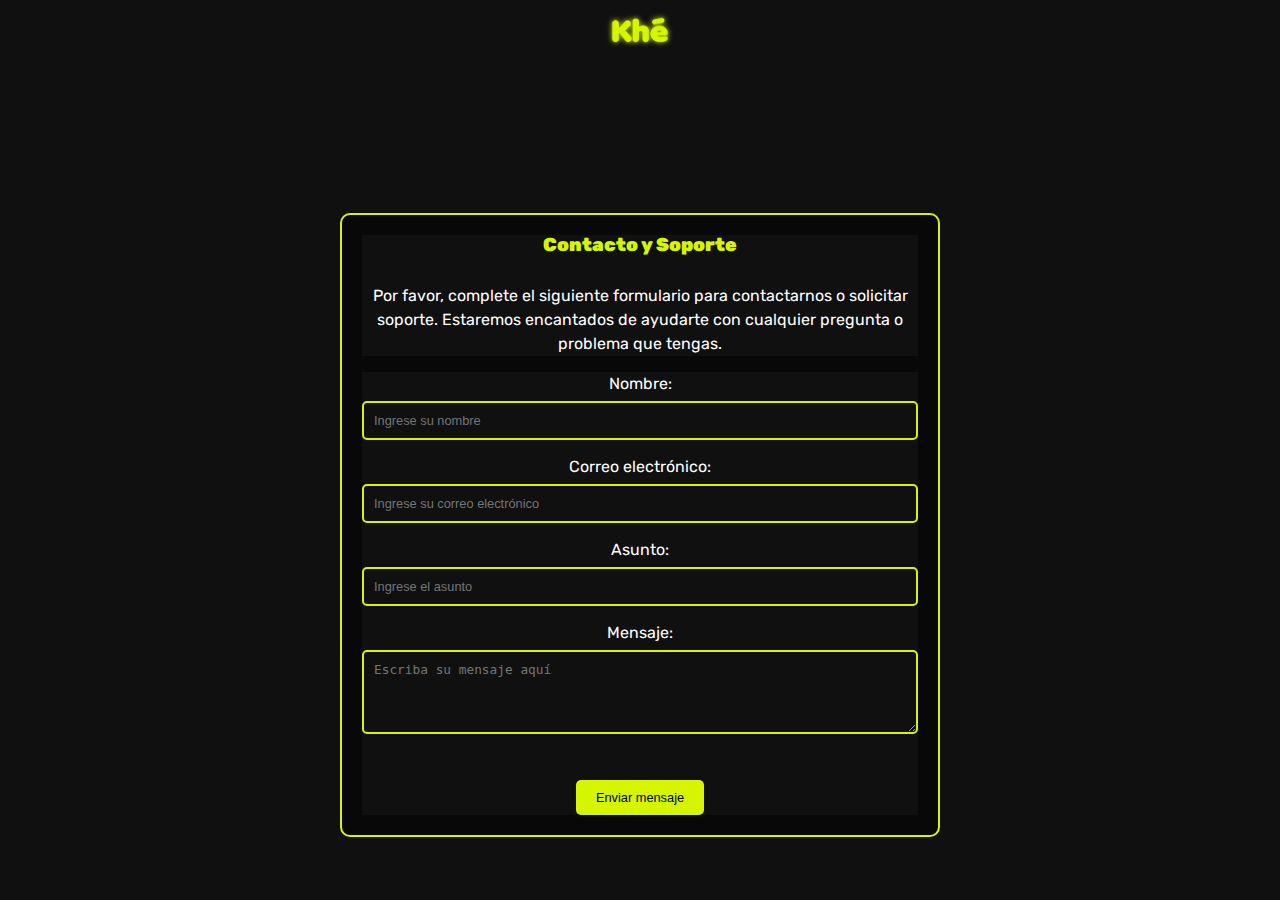
<file: contact_and_support.html>
<!DOCTYPE html>
<html lang="es">

<head>
    <meta charset="UTF-8" />
    <link rel="icon" href="./imgs/khe_icon.ico" type="image/x-icon">
    <meta name="viewport" content="width=device-width, initial-scale=1.0" />
    <link rel="stylesheet" href="./style.css" />
    <style>
        body {
            display: flex;
            justify-content: center;
            align-items: center;
            height: 100vh;
            margin: 0;
            color: white;
        }

        .form-container {
            width: 80%;
            max-width: 600px;
            padding: 20px;
            border: 2px solid #D5F600;
            border-radius: 10px;
            background-color: rgba(0, 0, 0, 0.5);
        }

        form {
            text-align: center;
        }

        input[type="text"],
        input[type="email"],
        textarea {
            width: 100%;
            padding: 10px;
            margin-top: 5px;
            margin-bottom: 15px;
            border: 2px solid #D5F600;
            border-radius: 5px;
            box-sizing: border-box;
            color: white;
            background-color: transparent;
        }

        input[type="submit"] {
            background-color: #D5F600;
            color: #000;
            padding: 10px 20px;
            border: none;
            border-radius: 5px;
            cursor: pointer;
            transition: background-color 0.3s ease;
        }

        input[type="submit"]:hover {
            background-color: #B3CC57;
        }
    </style>
    <title>Khé - Contacto y Soporte</title>
</head>

<body>
    <nav class="nav">
        <div class="nav__container container">
            <div>
                <a href="/">
                    <img style="width: 70px;" loading="lazy" src="./imgs/khe_app_logo.png" alt="Khé App Logo" />
                </a>
            </div>
        </div>
    </nav>


    <div style="margin-top: 150px;" class="form-container">
        <center>
            <h3 style="color: #D5F600;">Contacto y Soporte</h3><br>
        </center>
        <center>
            <p>Por favor, complete el siguiente formulario para contactarnos o solicitar soporte. Estaremos encantados de ayudarte con cualquier pregunta o problema que tengas.</p>
        </center>
        <form id="contactForm" action="mailto:developers.kheapp@gmail.com?subject=Consulta%20o%20solicitud%20de%20soporte"
            method="post" enctype="text/plain">
            <label for="name">Nombre:</label><br>
            <input style="font-size: 0.8em;" type="text" id="name" name="name" placeholder="Ingrese su nombre" required><br>
            <label for="email">Correo electrónico:</label><br>
            <input style="font-size: 0.8em;" type="email" id="email" name="email" placeholder="Ingrese su correo electrónico" required><br>
            <label for="subject">Asunto:</label><br>
            <input style="font-size: 0.8em;" type="text" id="subject" name="subject" placeholder="Ingrese el asunto" required><br>
            <label for="message">Mensaje:</label><br>
            <textarea style="font-size: 0.8em;" id="message" name="message" rows="4" placeholder="Escriba su mensaje aquí"
                required></textarea><br><br>
            <input style="font-size: 0.8em;" type="submit" value="Enviar mensaje" onclick="return confirm('¿Estás seguro de enviar este mensaje?')">
        </form>
    </div>
</body>
</html>
</file>
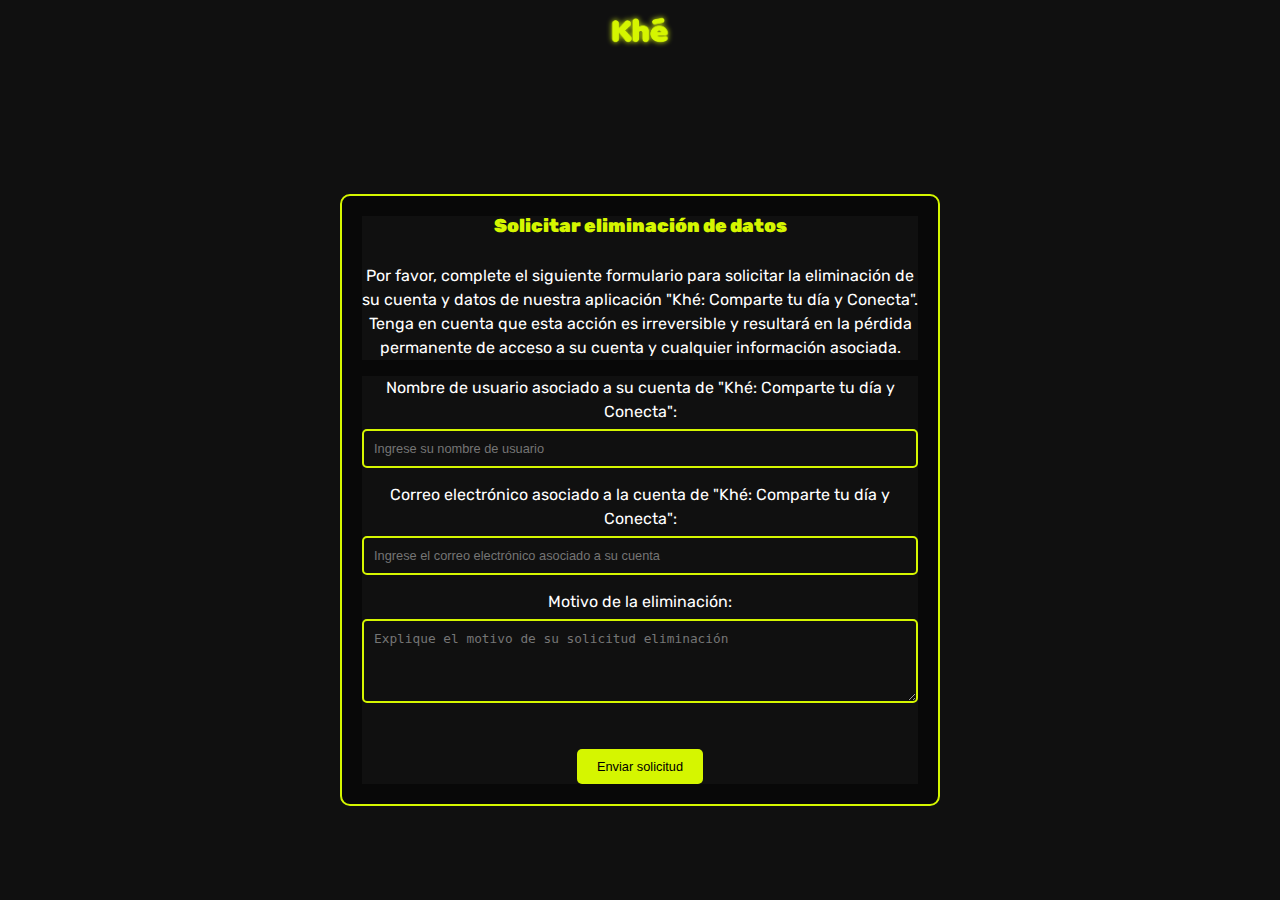
<file: delete_my_data.html>
<!DOCTYPE html>
<html lang="es">

<head>
    <meta charset="UTF-8" />
    <link rel="icon" href="./imgs/khe_icon.ico" type="image/x-icon">
    <meta name="viewport" content="width=device-width, initial-scale=1.0" />
    <link rel="stylesheet" href="./style.css" />
    <style>
        body {
            display: flex;
            justify-content: center;
            align-items: center;
            height: 100vh;
            margin: 0;
            color: white;
            /* Color del texto */
        }

        .form-container {
            width: 80%;
            max-width: 600px;
            padding: 20px;
            border: 2px solid #D5F600;
            border-radius: 10px;
            background-color: rgba(0, 0, 0, 0.5);
            /* Fondo semitransparente */
        }

        form {
            text-align: center;
        }

        input[type="text"],
        input[type="email"],
        textarea {
            width: 100%;
            padding: 10px;
            margin-top: 5px;
            margin-bottom: 15px;
            border: 2px solid #D5F600;
            border-radius: 5px;
            box-sizing: border-box;
            color: white;
            /* Color del texto */
            background-color: transparent;
            /* Fondo transparente */
        }

        input[type="submit"] {
            background-color: #D5F600;
            color: #000;
            padding: 10px 20px;
            border: none;
            border-radius: 5px;
            cursor: pointer;
            transition: background-color 0.3s ease;
        }

        input[type="submit"]:hover {
            background-color: #B3CC57;
        }
    </style>
    <title>Khé - Comparte tu día a día</title>
</head>

<body>
    <nav class="nav">
        <div class="nav__container container">
            <div>
                <a href="/">
                    <img style="width: 70px;" loading="lazy" src="./imgs/khe_app_logo.png" alt="Khé App Logo" />
                </a>
            </div>
        </div>
    </nav>


    <div style="margin-top: 100px;" class="form-container">
        <center>
            <h3 style="color: #D5F600;">Solicitar eliminación de datos</h3><br>
        </center>
        <center>
            <p>Por favor, complete el siguiente formulario para solicitar la eliminación de su cuenta y datos de nuestra
                aplicación "Khé: Comparte tu día y Conecta". Tenga en cuenta que esta acción es irreversible y resultará en la pérdida permanente de acceso a
                su cuenta y cualquier información asociada.
            </p>
        </center>
        <form id="deleteForm" action="mailto:developers.kheapp@gmail.com?subject=Solicitud%20de%20eliminación%20de%20cuenta%20y%20datos%20asociados"
            method="post" enctype="text/plain">
            <label for="name">Nombre de usuario asociado a su cuenta de "Khé: Comparte tu día y Conecta": </label><br>
            <input style="font-size: 0.8em;" type="text" id="username" name="username" placeholder="Ingrese su nombre de usuario" required><br>
            <label for="email">Correo electrónico asociado a la cuenta de "Khé: Comparte tu día y Conecta": </label><br>
            <input style="font-size: 0.8em;" type="email" id="email" name="email" placeholder="Ingrese el correo electrónico asociado a su cuenta" required><br>
            <label for="reason">Motivo de la eliminación:</label><br>
            <textarea style="font-size: 0.8em;" id="reason" name="reason" rows="4" placeholder="Explique el motivo de su solicitud eliminación"
                required></textarea><br><br>
            <input style="font-size: 0.8em;" type="submit" value="Enviar solicitud" onclick="return confirm('¿Estás seguro de realizar esta acción?')">
        </form>
    </div>
</body>
</html>
</file>
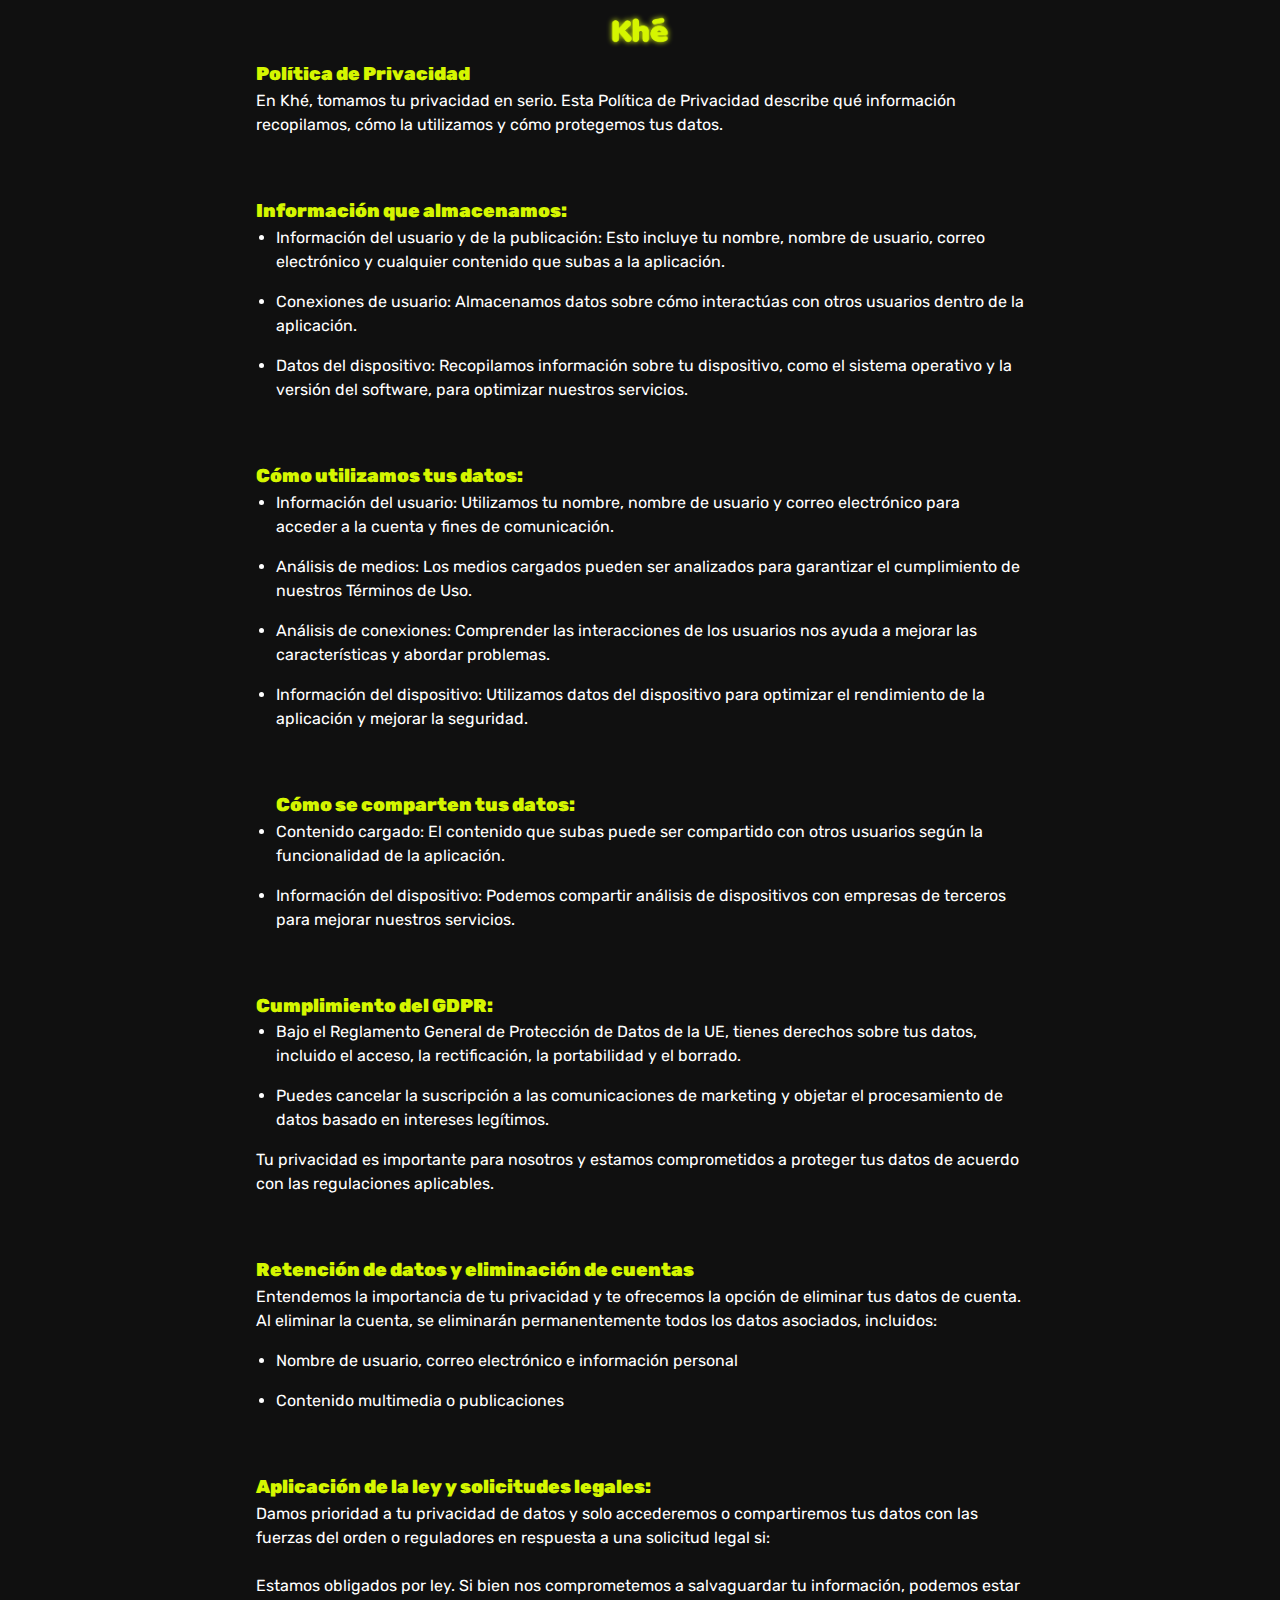
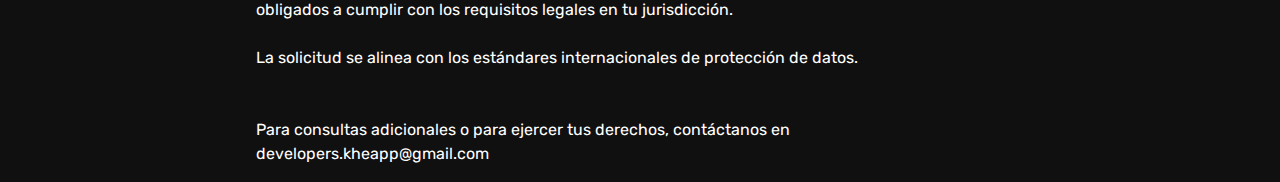
<file: privacy_policy.html>
<!DOCTYPE html>
<html lang="es">

<head>
    <meta charset="UTF-8" />
    <link rel="icon" href="./imgs/khe_icon.ico" type="image/x-icon">
    <meta name="viewport" content="width=device-width, initial-scale=1.0" />
    <link rel="stylesheet" href="./style.css" />
    <link href="https://unpkg.com/aos@2.3.1/dist/aos.css" rel="stylesheet" />
    <title>Khé - Comparte tu día y conecta</title>
</head>

<body>
    <nav class="nav">
        <div class="nav__container container">
            <div>
                <a href="/">
                    <img style="width: 70px;" loading="lazy" src="./imgs/khe_app_logo.png" alt="Logotipo de Khé App" />
                </a>
            </div>

        </div>

    </nav>
    <header style="margin-left: 20%; margin-right:20%;" class="header-title">
        <h3 style="margin-left: -20px;" class="header__heading-text">Política de Privacidad</h3>
        <p>En Khé, tomamos tu privacidad en serio. Esta Política de Privacidad describe qué información recopilamos, cómo la utilizamos
            y cómo protegemos tus datos.</p>
        <br><br>
        <h3 style="margin-left: -20px;" class="header__heading-text">Información que almacenamos:</h2>
            <ul style="padding-left: 20px;">
                <li>Información del usuario y de la publicación: Esto incluye tu nombre, nombre de usuario, correo electrónico y cualquier contenido
                    que subas a la aplicación.</li>
                <li>Conexiones de usuario: Almacenamos datos sobre cómo interactúas con otros usuarios dentro de la aplicación.</li>
                <li>Datos del dispositivo: Recopilamos información sobre tu dispositivo, como el sistema operativo y la versión del software,
                    para optimizar nuestros servicios.</li>
            </ul>
            <br><br>
            <h3 style="margin-left: -20px;" class="header__heading-text">Cómo utilizamos tus datos:</h2>
                <ul style="padding-left: 20px;">
                    <li>Información del usuario: Utilizamos tu nombre, nombre de usuario y correo electrónico para acceder a la cuenta y fines de comunicación.</li>
                    <li>Análisis de medios: Los medios cargados pueden ser analizados para garantizar el cumplimiento de nuestros Términos de Uso.</li>
                    <li>Análisis de conexiones: Comprender las interacciones de los usuarios nos ayuda a mejorar las características y abordar
                        problemas.</li>
                    <li>Información del dispositivo: Utilizamos datos del dispositivo para optimizar el rendimiento de la aplicación y mejorar la seguridad.</li>
                </ul>
                <br><br>
                <h3 class="header__heading-text">Cómo se comparten tus datos:</h2>
                    <ul style="padding-left: 20px;">
                        <li>Contenido cargado: El contenido que subas puede ser compartido con otros usuarios según la funcionalidad de la aplicación.</li>
                        <li>Información del dispositivo: Podemos compartir análisis de dispositivos con empresas de terceros para mejorar nuestros servicios.</li>
                    </ul>
                    <br><br>
                    <h3 style="margin-left: -20px;" class="header__heading-text">Cumplimiento del GDPR:</h2>
                        <ul style="padding-left: 20px;">
                            <li>Bajo el Reglamento General de Protección de Datos de la UE, tienes derechos sobre tus datos, incluido el acceso, la rectificación, la portabilidad y el borrado.</li>
                            <li>Puedes cancelar la suscripción a las comunicaciones de marketing y objetar el procesamiento de datos basado en intereses legítimos.</li>
                        </ul>

                        <p>Tu privacidad es importante para nosotros y estamos comprometidos a proteger tus datos de acuerdo con las regulaciones aplicables.</p>
                        <br><br>
                        <h3 style="margin-left: -20px;" class="header__heading-text">Retención de datos y eliminación de cuentas</h2>
                            <p>Entendemos la importancia de tu privacidad y te ofrecemos la opción de eliminar tus datos de cuenta. Al eliminar la cuenta, se eliminarán permanentemente todos los datos asociados, incluidos:</p>
                            <ul style="padding-left: 20px;">
                                <li>Nombre de usuario, correo electrónico e información personal</li>
                                <li>Contenido multimedia o publicaciones</li>
                            </ul>
                            <br><br>
                            <h3 style="margin-left: -20px;"  class="header__heading-text">Aplicación de la ley y solicitudes legales:</h2>
                            <p>Damos prioridad a tu privacidad de datos y solo accederemos o compartiremos tus datos con las fuerzas del orden o reguladores en respuesta a una solicitud legal si:<br><br>
                                Estamos obligados por ley. Si bien nos comprometemos a salvaguardar tu información, podemos estar obligados a cumplir con los requisitos legales en tu jurisdicción.<br><br>
                                La solicitud se alinea con los estándares internacionales de protección de datos.<br><br><br>
                                
                                Para consultas adicionales o para ejercer tus derechos, contáctanos en developers.kheapp@gmail.com
                                </p>

                        </header>




</body>

</html>
</file>
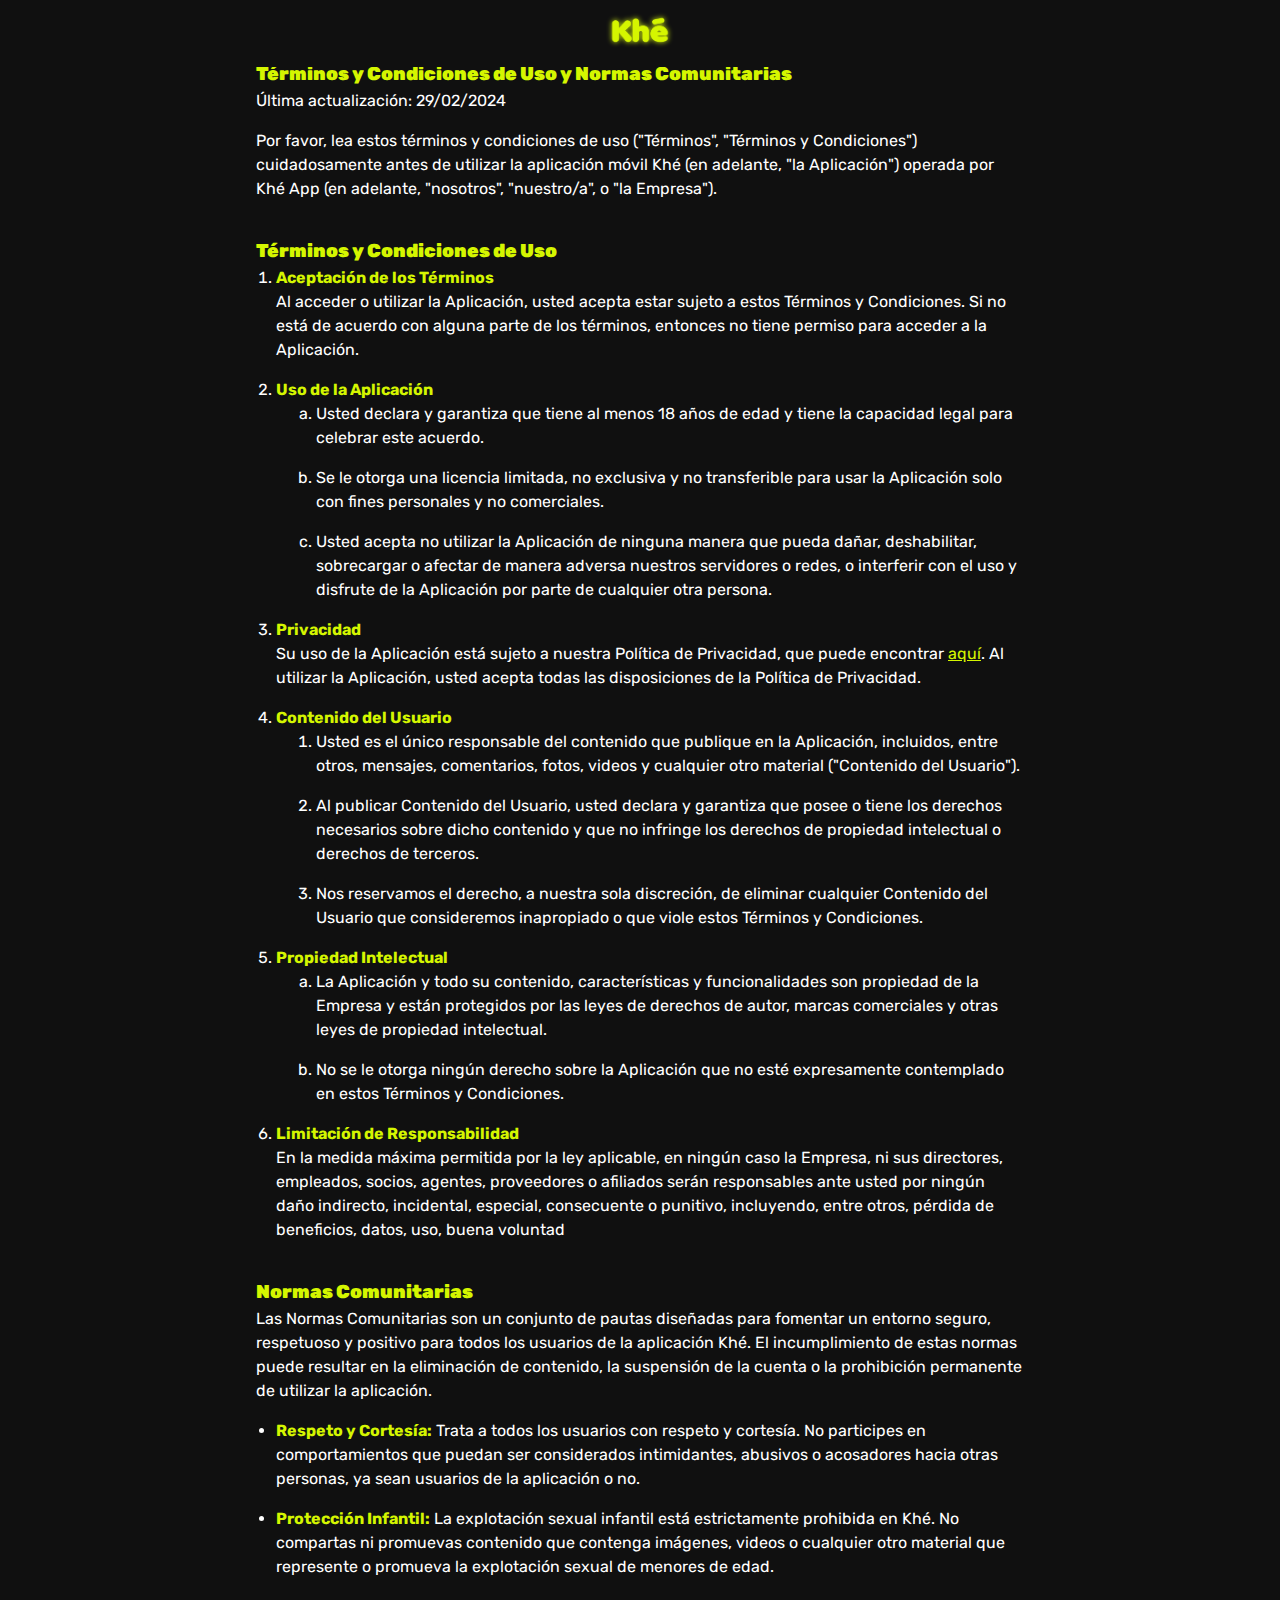
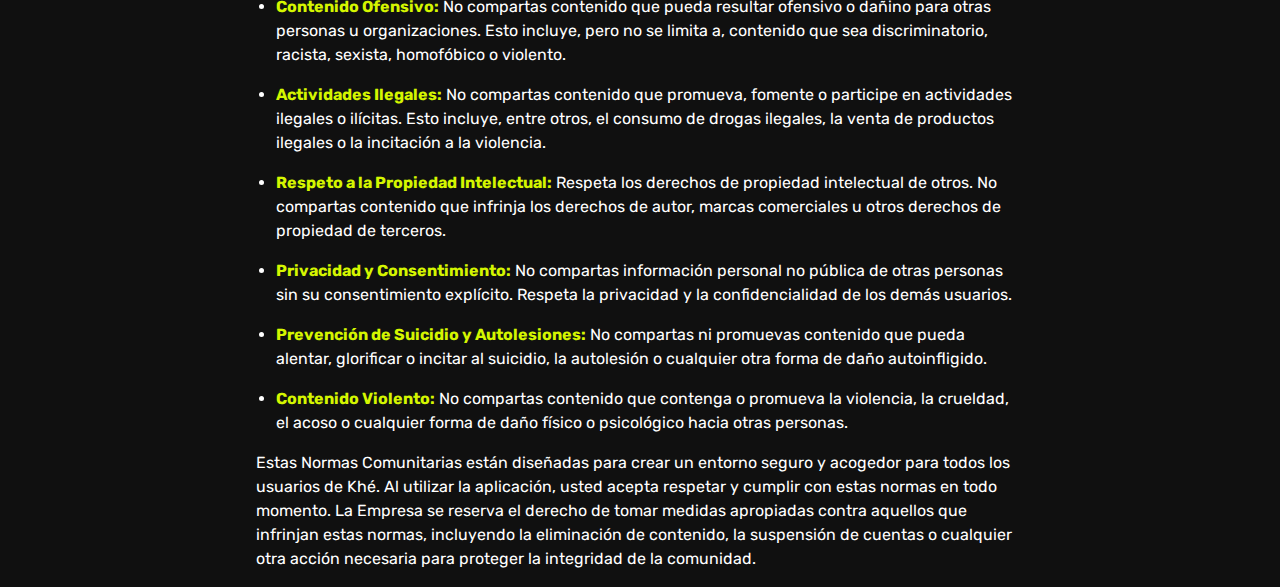
<file: terms_conditions.html>
<!DOCTYPE html>
<html lang="es">

<head>
    <meta charset="UTF-8" />
    <link rel="icon" href="./imgs/khe_icon.ico" type="image/x-icon">
    <meta name="viewport" content="width=device-width, initial-scale=1.0" />
    <link rel="stylesheet" href="./style.css" />
    <link href="https://unpkg.com/aos@2.3.1/dist/aos.css" rel="stylesheet" />
    <title>Khé - Comparte tu día y conecta</title>
</head>

<body>
    <nav class="nav">
        <div class="nav__container container">
            <div>
                <a href="/">
                    <img style="width: 70px;" loading="lazy" src="./imgs/khe_app_logo.png" alt="Khé App Logo" />
                </a>
            </div>

        </div>

    </nav>
    <header style="margin-left: 20%; margin-right:20%;" class="header-title">
        <h3 style="margin-left: -20px;" class="header__heading-text" style="color: #D5F600;">Términos y Condiciones de Uso y Normas Comunitarias
        </h3>
        <p>Última actualización: 29/02/2024</p>

        <p>Por favor, lea estos términos y condiciones de uso ("Términos", "Términos y Condiciones") cuidadosamente
            antes de utilizar la aplicación móvil Khé (en adelante, "la Aplicación") operada por Khé App (en adelante,
            "nosotros", "nuestro/a", o "la Empresa").</p><br>

        <h3 style="color: #D5F600;">Términos y Condiciones de Uso</h3>
        <ol>
            <li style="margin-left: 20px;"><strong style="color: #D5F600;">Aceptación de los Términos</strong><br>
                Al acceder o utilizar la Aplicación, usted acepta estar sujeto a estos Términos y Condiciones. Si no
                está de acuerdo con alguna parte de los términos, entonces no tiene permiso para acceder a la
                Aplicación.</li>
            <li style="margin-left: 20px;"><strong style="color: #D5F600;">Uso de la Aplicación</strong><br>
                <ol style="margin-left: 40px;" type="a">
                    <li>Usted declara y garantiza que tiene al menos 18 años de edad y tiene la capacidad legal para
                        celebrar este acuerdo.</li>
                    <li>Se le otorga una licencia limitada, no exclusiva y no transferible para usar la Aplicación solo
                        con fines personales y no comerciales.</li>
                    <li>Usted acepta no utilizar la Aplicación de ninguna manera que pueda dañar, deshabilitar,
                        sobrecargar o afectar de manera adversa nuestros servidores o redes, o interferir con el uso y
                        disfrute de la Aplicación por parte de cualquier otra persona.</li>
                </ol>
            </li>
            <li style="margin-left: 20px;"><strong style="color: #D5F600;">Privacidad</strong><br>
                Su uso de la Aplicación está sujeto a nuestra Política de Privacidad, que puede encontrar <a
                    href="https://kheapp.com/privacy_policy.html">aquí</a>. Al utilizar la Aplicación, usted acepta todas las disposiciones de la Política de
                Privacidad.</li>
            <li style="margin-left: 20px;"><strong style="color: #D5F600;">Contenido del Usuario</strong><br>
                <ol>
                    <li style="margin-left: 40px;">Usted es el único responsable del contenido que publique en la Aplicación, incluidos, entre
                        otros, mensajes, comentarios, fotos, videos y cualquier otro material ("Contenido del Usuario").
                    </li>
                    <li style="margin-left: 40px;">Al publicar Contenido del Usuario, usted declara y garantiza que posee o tiene los derechos
                        necesarios sobre dicho contenido y que no infringe los derechos de propiedad intelectual o
                        derechos de terceros.</li>
                    <li style="margin-left: 40px;">Nos reservamos el derecho, a nuestra sola discreción, de eliminar cualquier Contenido del
                        Usuario que consideremos inapropiado o que viole estos Términos y Condiciones.</li>
                </ol>
            </li>
            <li style="margin-left: 20px;"><strong style="color: #D5F600;">Propiedad Intelectual</strong><br>
                <ol type="a">
                    <li style="margin-left: 40px;">La Aplicación y todo su contenido, características y funcionalidades son propiedad de la Empresa
                        y están protegidos por las leyes de derechos de autor, marcas comerciales y otras leyes de
                        propiedad intelectual.</li>
                    <li style="margin-left: 40px;">No se le otorga ningún derecho sobre la Aplicación que no esté expresamente contemplado en estos
                        Términos y Condiciones.</li>
                </ol>
            </li>
            <li style="margin-left: 20px;"><strong style="color: #D5F600;">Limitación de Responsabilidad</strong><br>
                En la medida máxima permitida por la ley aplicable, en ningún caso la Empresa, ni sus directores,
                empleados, socios, agentes, proveedores o afiliados serán responsables ante usted por ningún daño
                indirecto, incidental, especial, consecuente o punitivo, incluyendo, entre otros, pérdida de beneficios,
                datos, uso, buena voluntad
            </li>
        </ol><br>
        <h3 style="color: #D5F600;">Normas Comunitarias</h3>
        <p>Las Normas Comunitarias son un conjunto de pautas diseñadas para fomentar un entorno seguro, respetuoso y positivo para todos los usuarios de la aplicación Khé. El incumplimiento de estas normas puede resultar en la eliminación de contenido, la suspensión de la cuenta o la prohibición permanente de utilizar la aplicación.</p>
        <ul>
            <li style="margin-left: 20px;" ><strong style="color: #D5F600;">Respeto y Cortesía:</strong> Trata a todos los usuarios con respeto y cortesía. No participes en comportamientos que puedan ser considerados intimidantes, abusivos o acosadores hacia otras personas, ya sean usuarios de la aplicación o no.</li>
            <li style="margin-left: 20px;" ><strong style="color: #D5F600;">Protección Infantil:</strong> La explotación sexual infantil está estrictamente prohibida en Khé. No compartas ni promuevas contenido que contenga imágenes, videos o cualquier otro material que represente o promueva la explotación sexual de menores de edad.</li>
            <li style="margin-left: 20px;" ><strong style="color: #D5F600;">Contenido Ofensivo:</strong> No compartas contenido que pueda resultar ofensivo o dañino para otras personas u organizaciones. Esto incluye, pero no se limita a, contenido que sea discriminatorio, racista, sexista, homofóbico o violento.</li>
            <li style="margin-left: 20px;" ><strong style="color: #D5F600;">Actividades Ilegales:</strong> No compartas contenido que promueva, fomente o participe en actividades ilegales o ilícitas. Esto incluye, entre otros, el consumo de drogas ilegales, la venta de productos ilegales o la incitación a la violencia.</li>
            <li style="margin-left: 20px;" ><strong style="color: #D5F600;">Respeto a la Propiedad Intelectual:</strong> Respeta los derechos de propiedad intelectual de otros. No compartas contenido que infrinja los derechos de autor, marcas comerciales u otros derechos de propiedad de terceros.</li>
            <li style="margin-left: 20px;" ><strong style="color: #D5F600;">Privacidad y Consentimiento:</strong> No compartas información personal no pública de otras personas sin su consentimiento explícito. Respeta la privacidad y la confidencialidad de los demás usuarios.</li>
            <li style="margin-left: 20px;" ><strong style="color: #D5F600;">Prevención de Suicidio y Autolesiones:</strong> No compartas ni promuevas contenido que pueda alentar, glorificar o incitar al suicidio, la autolesión o cualquier otra forma de daño autoinfligido.</li>
            <li style="margin-left: 20px;" ><strong style="color: #D5F600;">Contenido Violento:</strong> No compartas contenido que contenga o promueva la violencia, la crueldad, el acoso o cualquier forma de daño físico o psicológico hacia otras personas.</li>
        </ul>
        <p>Estas Normas Comunitarias están diseñadas para crear un entorno seguro y acogedor para todos los usuarios de Khé. Al utilizar la aplicación, usted acepta respetar y cumplir con estas normas en todo momento. La Empresa se reserva el derecho de tomar medidas apropiadas contra aquellos que infrinjan estas normas, incluyendo la eliminación de contenido, la suspensión de cuentas o cualquier otra acción necesaria para proteger la integridad de la comunidad.</p>
    
    </header>
</body>

</html>
</file>
<file: style.css>
@import url("https://fonts.googleapis.com/css2?family=Rubik:wght@400;700&display=swap");

/* General */
*,
*::after,
*::before {
  margin: 0;
  padding: 0;
  box-sizing: border-box;
  background: #101010;
}
:focus {
  outline: 3px dotted var(--prim-color);
}

:root {
  --nav-shadow: 0 1px 4px rgba(178, 178, 178, 0.25);
  --black: #000;
  --black-light: #050505;
  --black-lighter: #ffffff;
  --white: #fff;
  --prim-color: #D5F600;
  --prim-color-shade1: #D5F600;
  --prim-color-shade2: #D5F600;
  --border-radius: 4px;
  --grey-background: #f1ecec;
  --prim-color-1: #f1e5e3;

  --tablet: 769px;
  --small-laptop: 1024px;
  --laptop: 1336px;
  --large-laptop: 1920px;
}

html {
  font-size: 16px;
  color: #ffffff;
  font-family: "Rubik", sans-serif, -apple-system, BlinkMacSystemFont,
    "Segoe UI", Roboto, Oxygen, Ubuntu, Cantarell, "Open Sans", "Helvetica Neue",
    sans-serif;
  line-height: 1.5;
}

a {
  text-decoration: underline;
  color: var(--prim-color);
  position: relative;
  display: inline-block;
  transition: 0.25s transform;
}
a:hover {
  text-decoration: underline;
}
a.btn:hover,
a.btn:focus {
  transform: translateY(-2px);
  box-shadow: 0 4px 4px rgba(0, 0, 0, 0.12);
}
.with-arrow {
  text-decoration: none;
}
.with-arrow:hover {
  text-decoration: none;
}
.with-arrow::after {
  content: "";
  background-image: url("./imgs/chevrons-right.svg");
  height: 20px;
  width: 20px;
  position: absolute;
  display: inline-block;
  transition: 0.25s transform;
}
.with-arrow:hover::after {
  transform: translateX(5px);
}
p,
ul,
ol,
li {
  margin-bottom: 1em;
}
h1,
h2,
h3,
h4 {
  font-weight: 900;
  line-height: 1.13;
  margin-bottom: 0.2em;
  color: currentColor;
}
h1 {
  font-size: 2.5em;
  letter-spacing: 0;
}
h2 {
  font-size: 1.88em;
}
img {
  width: 100%;
}
body {
  margin-top: 4em;
  overflow-x: hidden;
}

hr {
  border: 0;
  border-bottom: 1px solid #ffe4df;
}
.container {
  padding: 0 3%;
  max-width: 1400px;
  margin: 0 auto;
}



.nav {
  padding: 0.625rem 0;
  position: fixed;
  width: 100%;
  z-index: 3;
  background: #101010;
  top: 0;
}


.nav__container {
  display: flex;
  justify-content: center;
}

.nav__left a {
  display: flex;
  text-decoration: none;
  align-items: center;
}
.nav__left a:hover,
.nav__left a:active {
  text-decoration: underline;
}
.nav__logo {
  margin-right: 4px;
}
.nav__hamburger {
  height: 30px;
  width: 30px;
  border: 0;
  position: relative;
  cursor: pointer;
  background: inherit;
}
.nav__hamburger::after,
.nav__hamburger::before {
  content: "";
  position: absolute;
  height: 2px;
  display: block;
  width: 100%;
  margin-right: 1px;
  background: var(--black);
}
.nav__hamburger::after {
  top: 30%;
}
.nav__hamburger::before {
  bottom: 30%;
}
.nav__mobile-nav {
  display: none;
}
.nav__mobiile-item {
  list-style-type: none;
  margin: 0.5em 0 0;
  text-align: center;
}
.nav__mobiile-item:last-child {
  margin-bottom: 0;
}
.nav__mobile-link {
  text-decoration: none;
}
.nav__mobile-link:hover,
.nav__mobile-link:active {
  text-decoration: underline;
}
.nav__nav-desktop {
  display: none;
}
.nav__desktop-link {
  text-decoration: none;
}
body.mobile-nav-open .nav__mobile-nav {
  display: block;
}

.privacy {
  background-color: #ffffff;
}

/* header */
.header__container {
  display: flex;
  flex-direction: column;
  padding-top: 3.125em;
  padding-bottom: 2em;
}

/* utilty */

.header {
  background-color: #101010;
}

.header__heading-text {
  color: #D5F600;
  padding-left: 20px;
}

.highlighted {
  color: var(--prim-color);
}
.grey-background {
  background: var(--grey-background);
}
.text-centered {
  text-align: center;
}
.prim-background {
  background: var(--prim-color);
  color: var(--white);
}

/* btns */
.btn {
  background: var(--prim-color);
  color: var(--white);
  border: 0;
  font: inherit;
  text-decoration: none;
  border-radius: var(--border-radius);
  padding: 0.6em 0.8em;
  display: block;
  line-height: 1;
  cursor: pointer;
}
.btn:hover {
  text-decoration: none;
}
.btn-group {
  display: flex;
  justify-content: space-between;
  margin-bottom: 1em;
  max-width: 13.7em;
}

.patterns-left::after,
.patterns-left::before,
.patterns-right::after,
.patterns-right::before {
  content: "";
  position: absolute;
  top: 50%;
  left: 0;
  transform-origin: left center;
  width: 10em;
  height: 6.25em;
  z-index: -10;
}
.patterns-left,
.patterns-right {
  position: absolute;
  height: 6em;
  width: 12.5em;
  top: 50%;
  transform: translateY(-50%);
  right: -10%;
  display: block;
}
.patterns-left {
  left: -10%;
}
.patterns-right {
  transform: translateY(-50%) rotate(180deg);
}
.patterns-right::after,
.patterns-right::before {
  background: #fff;
}

.patterns-left::before,
.patterns-right::before {
  background: var(--prim-color-shade1);
  transform: translateY(-50%) rotate(35deg);
}
.patterns-left::after,
.patterns-right::after {
  background: var(--prim-color-shade2);
  transform: translateY(-50%) rotate(-35deg);
}
.cta .btn-group {
  margin: 0 auto;
}
.cta .btn {
  border: 1px solid #fff;
}
.btn-group > .btn:not(:last-child) {
  margin-right: 0.5em;
}
.btn.btn-secondary {
  color: var(--prim-color);
  border: 1px solid var(--prim-color);
  background: var(--white);
}

/* sections */
.section {
  padding: 3em 0 2em;
}
.section__heading-small {
  font-size: 0.88rem;
  display: block;
  text-transform: uppercase;
  font-weight: 400;
  margin-bottom: 0.62em;
}
.section__text-content {
  margin-bottom: 1.25em;
}
.cta__container {
  z-index: 1;
  position: relative;
}
.section__text {
  margin-bottom: 0.5em;
}
.section__container {
  display: flex;
  flex-direction: column;
}
.features {
  display: flex;
  margin: 0 auto;
  flex-direction: column;
}
.features .section__heading {
  margin-bottom: 1.5em;
}
.features__feature-text {
  margin-bottom: 0.5em;
  color: #4d4d4d;
}
.features__feature {
  max-width: 350px;
  margin: 0 auto 3em;
}
.features__icon {
  background: var(--prim-color-1);
  height: 50px;
  width: 50px;
  display: flex;
  border-radius: 100%;
  margin: 0 auto 0.75em;
}
.features .section__container {
  display: block;
}
.features__feather-video {
  margin: auto;
  stroke-width: 2px;
  color: var(--prim-color);
}

.header__text-text,
.section__text {
  max-width: 1000px;
}
.cta {
  color: #fff;
  padding: 4em 0;
  overflow: hidden;
  position: relative;
}

/* Footer */

.footer{
  background: #101010;
}

.footer ul,
.footer ol {
  list-style: none;
}
.footer__links-heading {
  font-weight: bold;
}
.footer__links-item {
  margin-bottom: 0.5em;
}
.footer__container {
  display: flex;
  flex-wrap: wrap;
}
.footer__links {
  flex: 1 1 150px;
  margin-bottom: 2.5em;
}
.footer__links-heading {
  margin-bottom: 0.3em;
}
.footer__link {
  font-size: 0.88em;
  text-decoration: none;
  color: var(--black-light);
}
.footer__links-list {
  margin-bottom: 0.2em;
}

@media screen and (min-width: 769px) {
  .header__container {
    align-items: center;
  }
  .header__container div:first-child {
    margin-right: 1em;
  }
  .header__container,
  .section__container {
    flex-direction: row;
  }
  .header__container > *,
  .section__container > * {
    flex: 1;
  }
  .section__container {
    align-items: center;
  }

  .features {
    flex-direction: row;
    justify-content: space-around;
    flex-wrap: wrap;
  }
  .features__feature {
    flex: 0 45%;
  }
  .nav__hamburger {
    display: none;
  }
  .nav__nav-desktop {
    display: flex;
    align-items: center;
    list-style-type: none;
    margin-bottom: 0;
  }
  .nav__desktop-item {
    margin: 0 0.25em;
  }
  .speed .section__text-content {
    order: 2;
  }
  .speed .section__img {
    margin-right: 1.5em;
  }
  .img-screen-ui {
    width: 500px;
    display: block;
    margin: 0 auto;
  }
  .patterns-left {
    left: 0;
  }
  .patterns-right {
    right: 0;
  }
}

@media screen and (min-width: 1024px) {
  .features__feature {
    flex: 0 30%;
  }
  h1 {
    font-size: 3.8em;
  }
  h2 {
    font-size: 3em;
  }
}

@media screen and (min-width: 1366px) {
  :root {
    font-size: 18px;
  }
  /* h1 {
    font-size: 4.3em;
  }
  h2 {
    font-size: 3.5em;
  } */
}

.column {
  flex: 33.33%;
padding: 5px;
}

.btn-group{
  margin-left: 15px;
}
</file>
